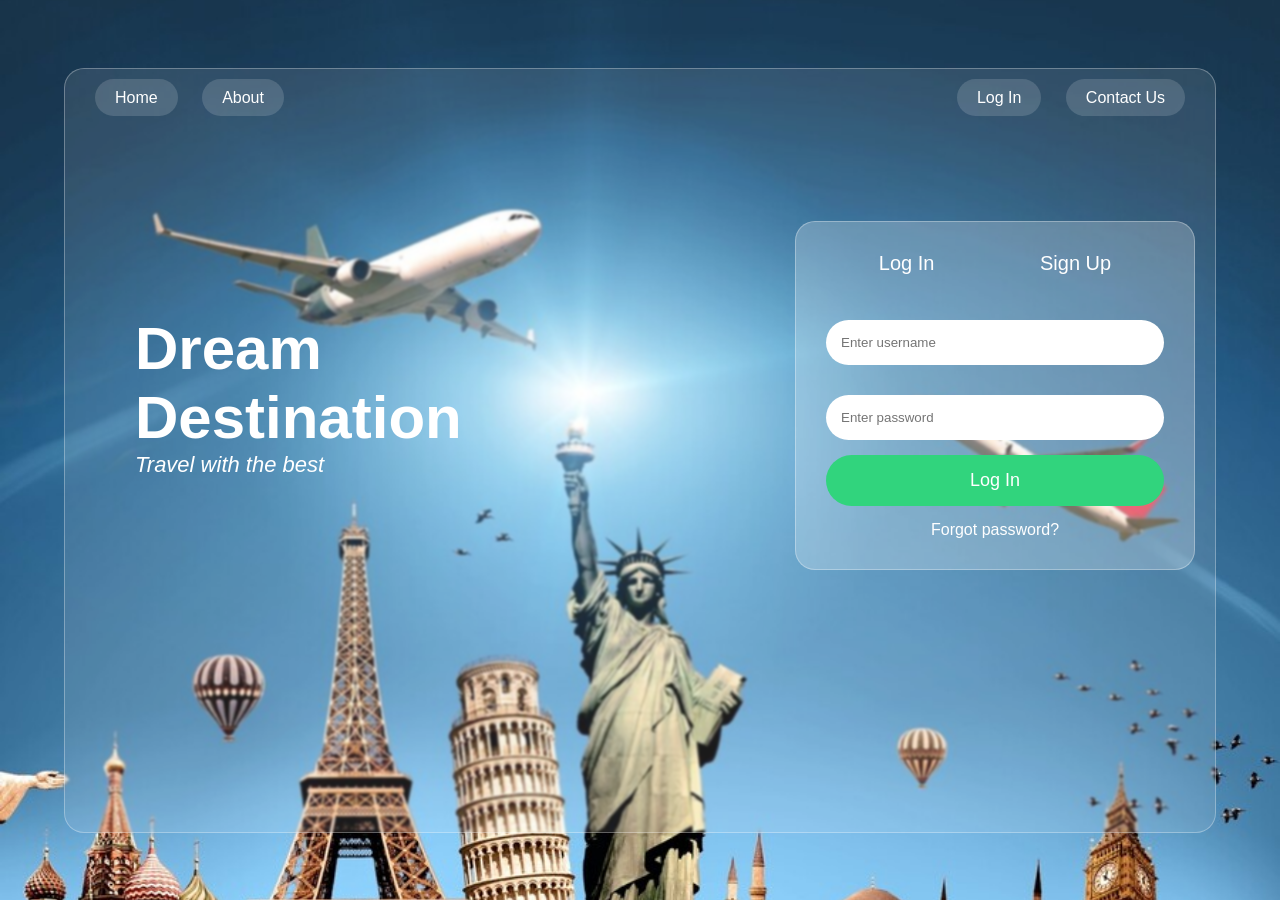
<file: docs/index.html>
<!DOCTYPE html>
<html lang="en">
<head>
    <meta charset="UTF-8">
    <title>Dream Destination</title>
    <link rel="stylesheet" href="style.css">
</head>
<body>

<div class="container">

    <nav>
        <div class="menu">
            <a href="home.html">Home</a>
            <a href="about.html">About</a>
        </div>

        <div class="menu">
            <a href="#">Log In</a>
            <a href="contact.html">Contact Us</a>
        </div>
    </nav>

    <div class="content">

        <div class="left">
            <h1>Dream<br>Destination</h1>
            <p>Travel with the best</p>
        </div>

        <div class="form-box">

            <div class="tabs">
                <button class="active">Log In</button>
                <a href="signup.html">
                <button>Sign Up</button>
                </a>
            </div>

            <form id="loginForm">
                <input type="text" placeholder="Enter username">
                <input type="password" placeholder="Enter password">

                <button type="submit" class="login-btn">
                    Log In
                </button>

                <a href="#">Forgot password?</a>
            </form>

        </div>

    </div>

</div>


</body>
<script src="script.js"></script>
</html>
</file>
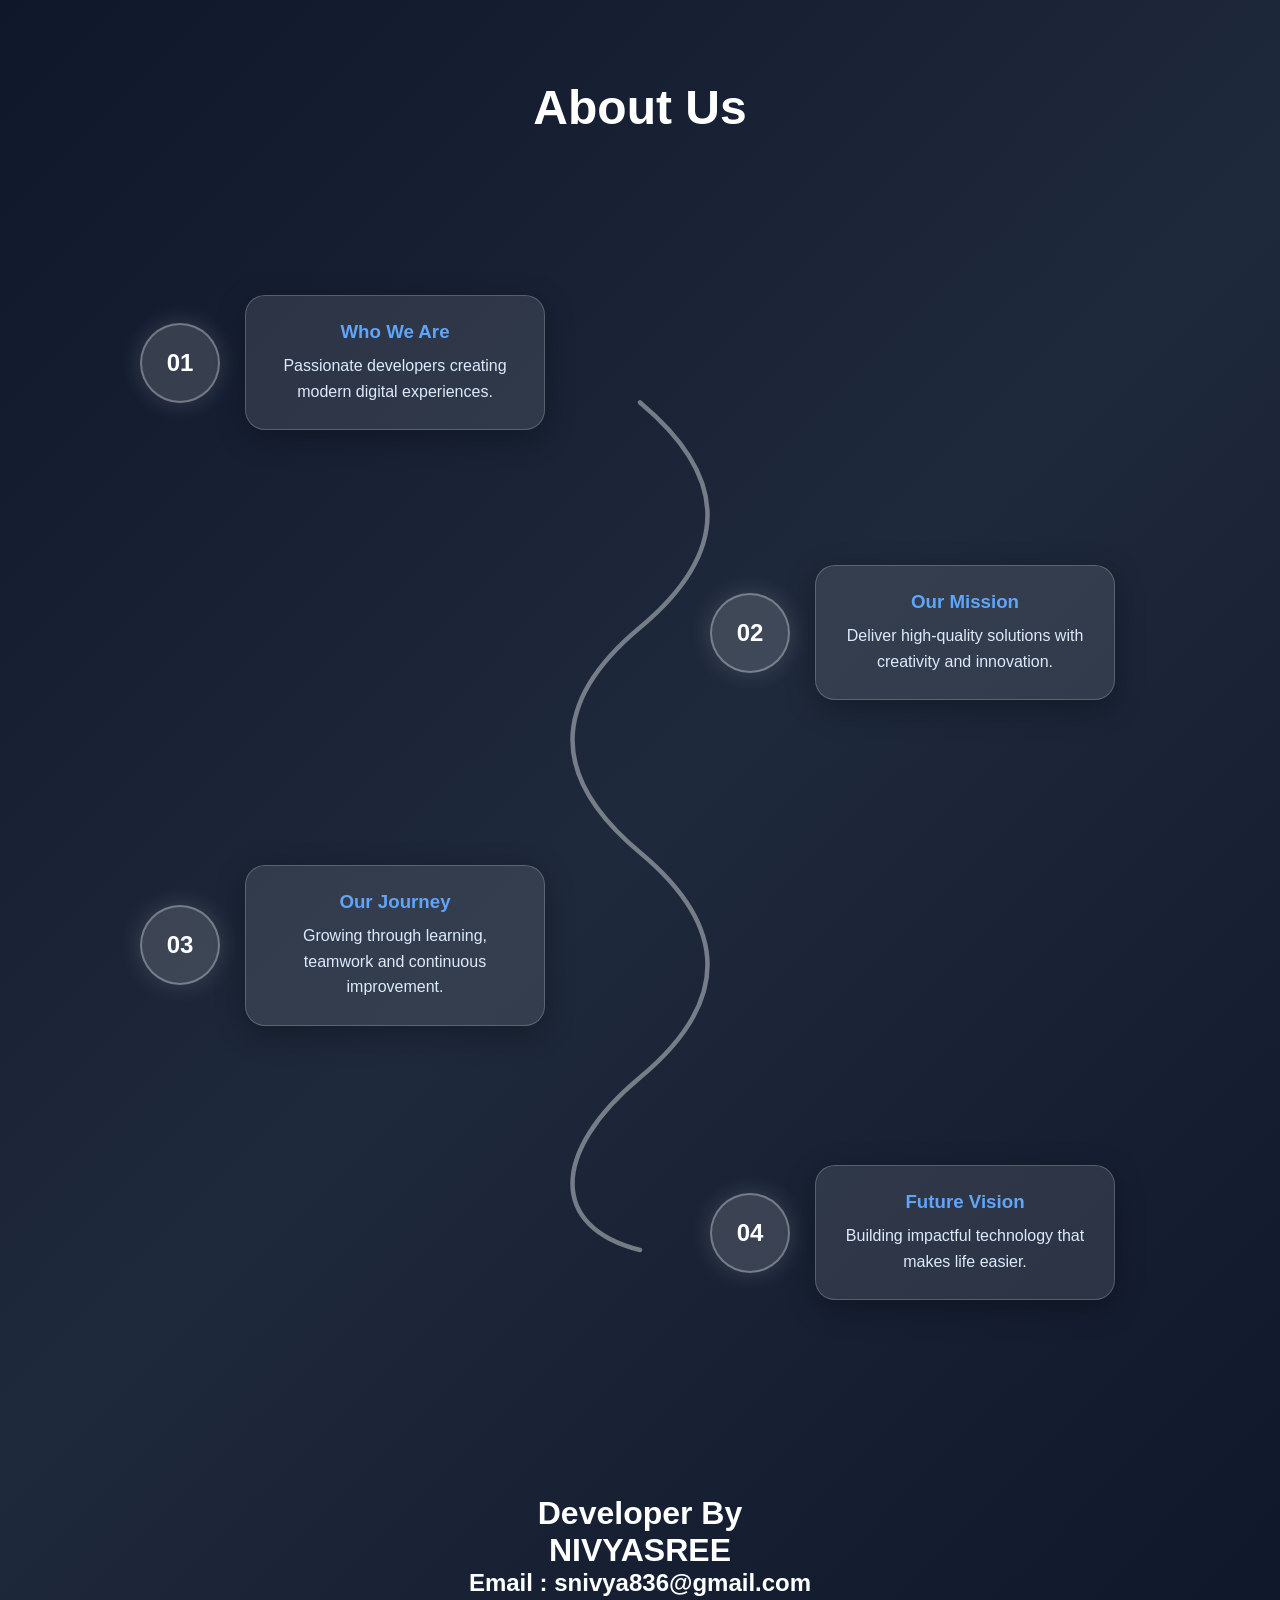
<file: docs/about.html>
<!DOCTYPE html>
<html lang="en">
<head>
    <meta charset="UTF-8">
    <meta name="viewport" content="width=device-width, initial-scale=1.0">
    <title>Document</title>
    <link rel="stylesheet" href="about.css">
</head>
<body>
    <section class="about-section">
    <h1 class="title">About Us</h1>

    <div class="timeline-container">

        <svg class="timeline-path" viewBox="0 0 400 1200">
            <path d="
                M 200 50
                C 320 150, 320 250, 200 350
                C 80 450, 80 550, 200 650
                C 320 750, 320 850, 200 950
                C 80 1050, 80 1150, 200 1180"
                fill="none"
                stroke="rgba(255,255,255,0.4)"
                stroke-width="6"
                stroke-linecap="round"/>
        </svg>

        <div class="node left">
            <div class="circle">01</div>
            <div class="card">
                <h3>Who We Are</h3>
                <p>Passionate developers creating modern digital experiences.</p>
            </div>
        </div>

        <div class="node right">
            <div class="circle">02</div>
            <div class="card">
                <h3>Our Mission</h3>
                <p>Deliver high-quality solutions with creativity and innovation.</p>
            </div>
        </div>

        <div class="node left">
            <div class="circle">03</div>
            <div class="card">
                <h3>Our Journey</h3>
                <p>Growing through learning, teamwork and continuous improvement.</p>
            </div>
        </div>

        <div class="node right">
            <div class="circle">04</div>
            <div class="card">
                <h3>Future Vision</h3>
                <p>Building impactful technology that makes life easier.</p>
            </div>
        </div>


    </div>
</section>
 <div>
            <h1> Developer By <br> NIVYASREE</h1>
            <h2>Email : snivya836@gmail.com</h2>
            <h2>Phone no : 7010665413</h2>


        </div>
    
</body>
</html>
</file>
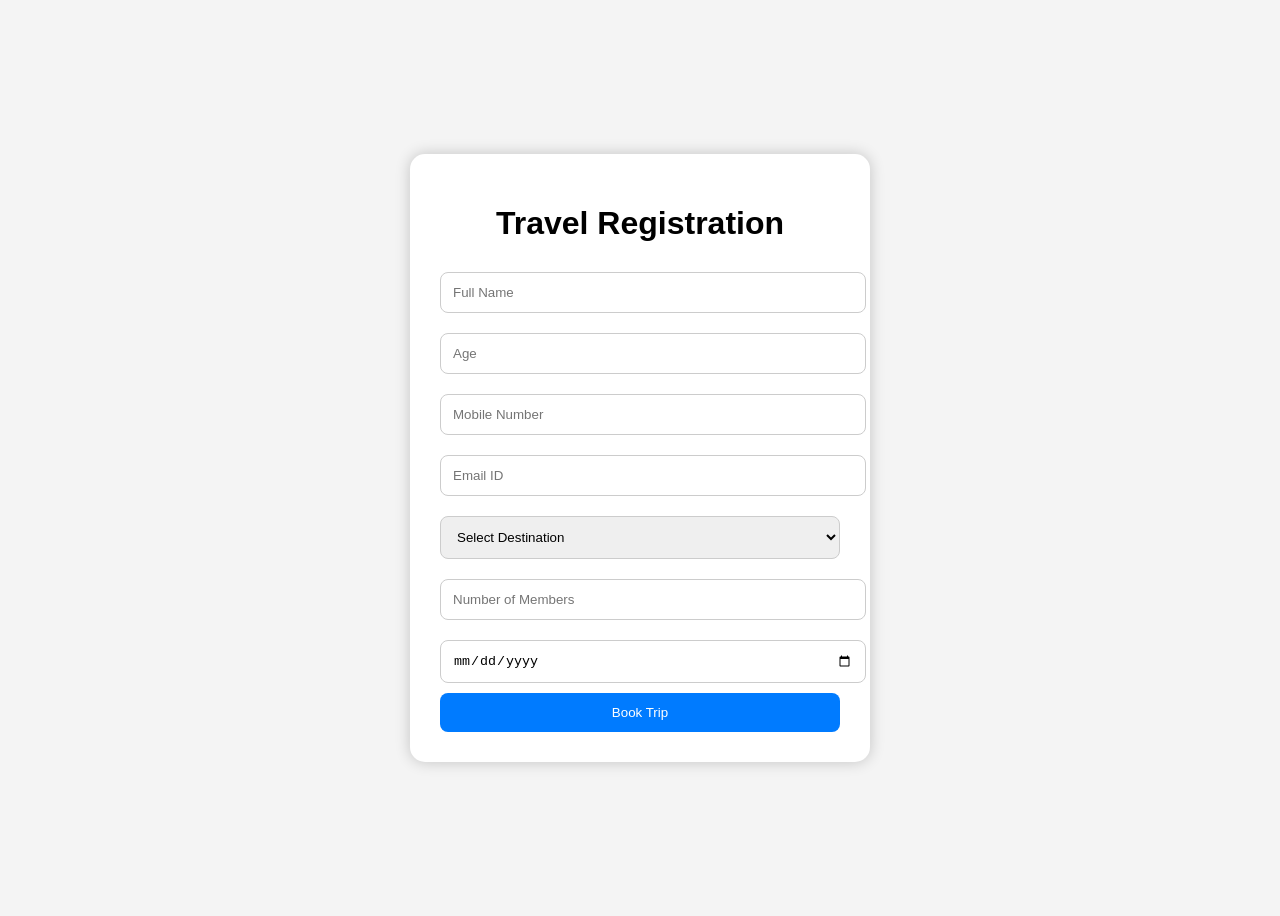
<file: docs/book.html>
<!DOCTYPE html>
<html lang="en">
<head>
    <meta charset="UTF-8">
    <meta name="viewport" content="width=device-width, initial-scale=1.0">
    <title>Travel Registration</title>
    <link rel="stylesheet" href="book.css">
</head>
<body>

<div class="container">

    <h1>Travel Registration</h1>

    <form id="registerForm">

        <input type="text" id="name"
               placeholder="Full Name" required>

        <input type="number" id="age"
               placeholder="Age" required>

        <input type="tel" id="mobile"
               placeholder="Mobile Number" required>

        <input type="email" id="email"
               placeholder="Email ID" required>

        <select id="place" required>
            <option value="">Select Destination</option>
            <option>Maldives</option>
            <option>Bali</option>
            <option>Switzerland</option>
            <option>Dubai</option>
            <option>Goa</option>
        </select>

        <input type="number" id="members"
               placeholder="Number of Members" required>

        <input type="date" id="travelDate"
               required>

      

        <button type="submit">
            Book Trip
        </button>

    </form>

</div>

<script src="book.js"></script>

</body>
</html>
</file>
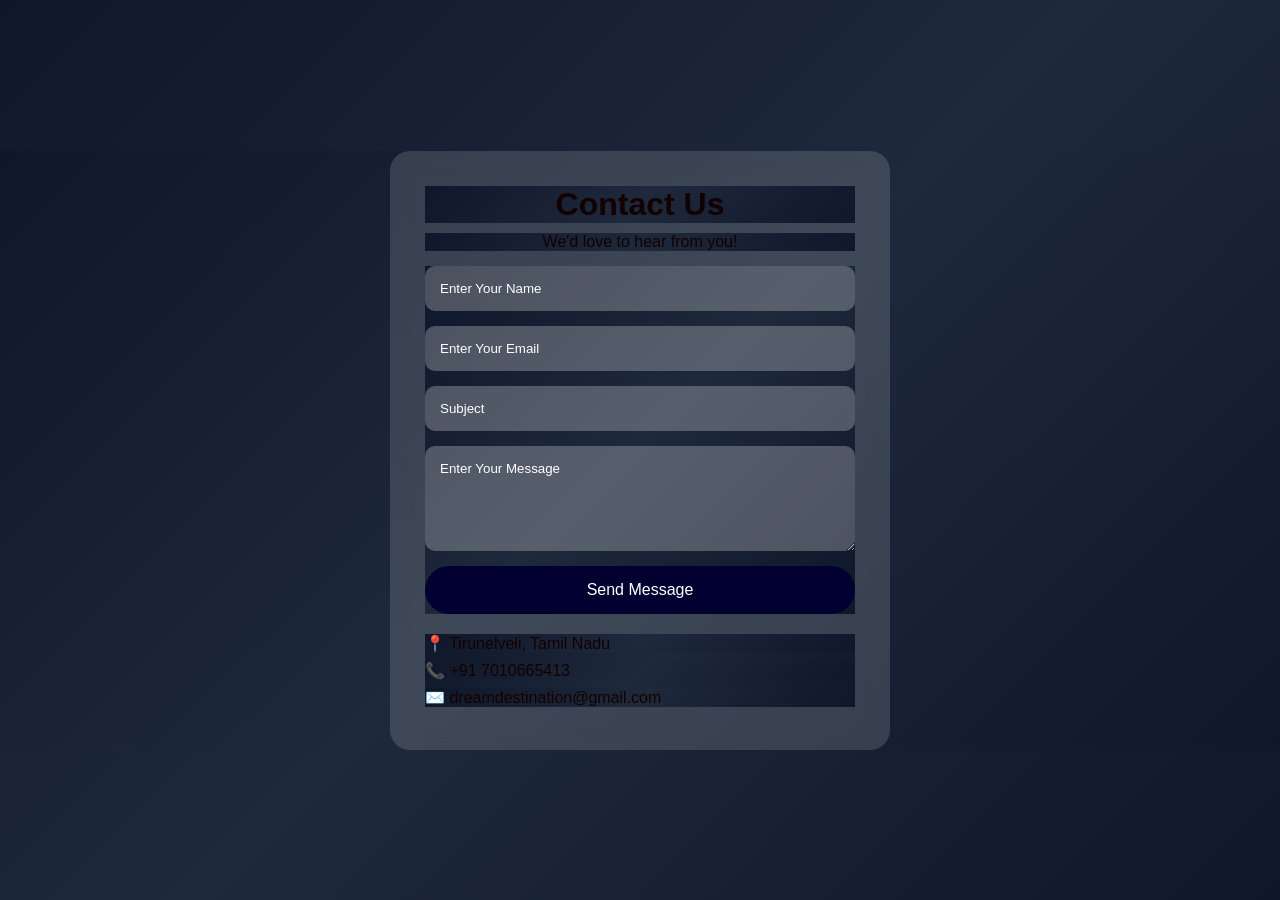
<file: docs/contact.html>
<!DOCTYPE html>
<html lang="en">
<head>
    <meta charset="UTF-8">
    <meta name="viewport" content="width=device-width, initial-scale=1.0">
    <title>Contact Us</title>

    <link rel="stylesheet" href="contact.css">
</head>
<body>

<div class="container">

    <div class="contact-box">

        <h1>Contact Us</h1>
        <p>We'd love to hear from you!</p>
        <form id="contactForm">
            <input type="text" id="name" placeholder="Enter Your Name" required>
            <input type="email" id="email" placeholder="Enter Your Email" required>
            <input type="text" id="subject" placeholder="Subject" required>
            <textarea id="message" rows="5" placeholder="Enter Your Message" required></textarea>

<button type="submit">Send Message</button>

        </form>

        
        <div class="info">
            <p>📍 Tirunelveli, Tamil Nadu</p>
            <p>📞 +91 7010665413</p>
            <p>✉️ dreamdestination@gmail.com</p>
        </div>

    </div>

</div>

</body>
<script src="contact.js"></script>
</html>
</file>
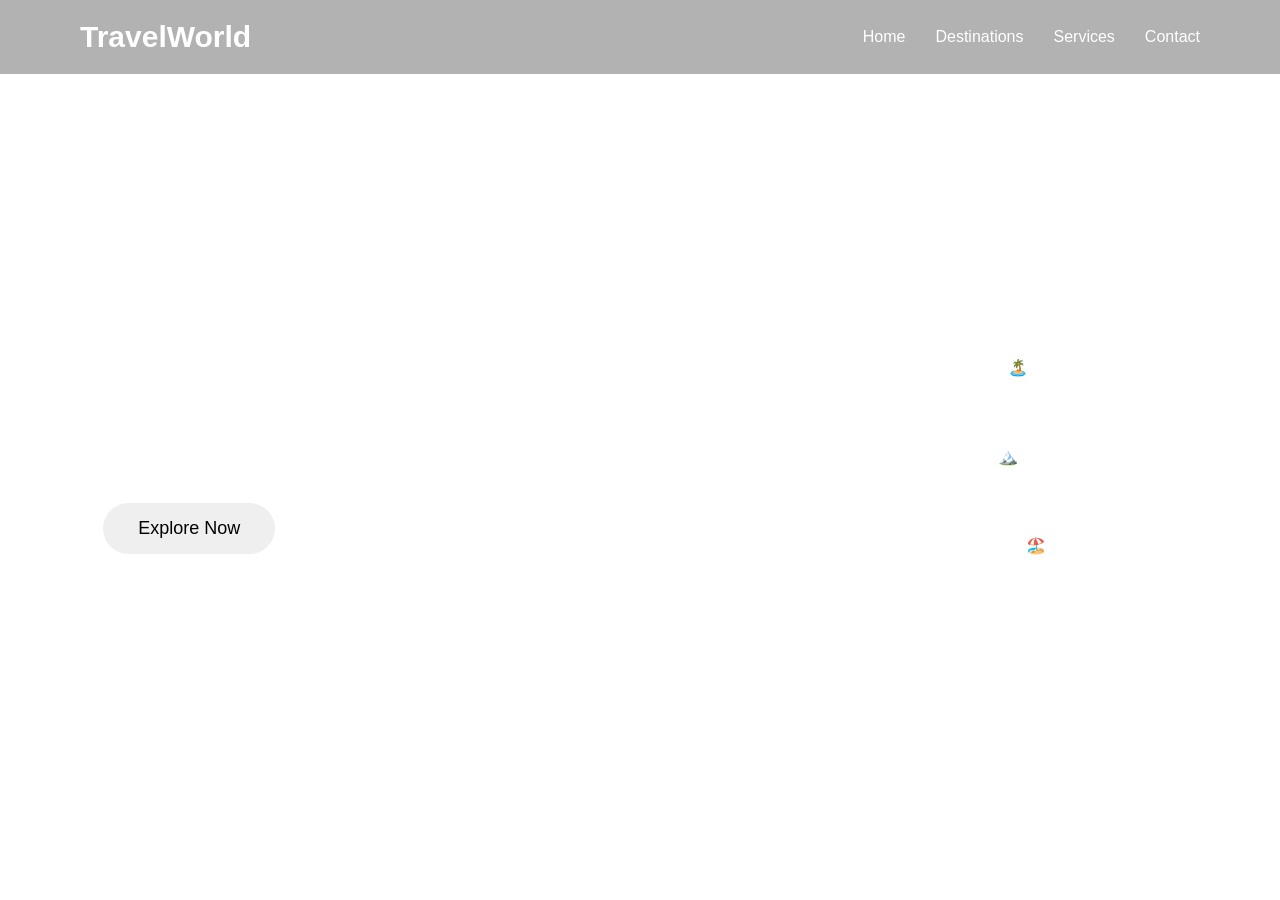
<file: docs/home.html>
<!DOCTYPE html>
<html lang="en">
<head>
    <meta charset="UTF-8">
    <meta name="viewport" content="width=device-width, initial-scale=1.0">
    <title>Travel World</title>
    <style>
        *{
    margin:0;
    padding:0;
    box-sizing:border-box;
    font-family:Arial,sans-serif;
}

body{
    background:url("https://images.unsplash.com/photo-1507525428034-b723cf961d3e");
    background-size:cover;
    background-position:center;
    height:100vh;
    overflow:hidden;
}

nav{
    display:flex;
    justify-content:space-between;
    align-items:center;
    padding:20px 80px;
    background:rgba(0,0,0,0.3);
}

.logo{
    color:white;
    font-size:30px;
    font-weight:bold;
}

ul{
    display:flex;
    list-style:none;
}

ul li{
    margin-left:30px;
}

ul li a{
    text-decoration:none;
    color:white;
}

.hero{
    display:flex;
    justify-content:space-around;
    align-items:center;
    height:85vh;
}

.content{
    color:white;
}

.content h1{
    font-size:70px;
}

.content p{
    margin:20px 0;
    font-size:20px;
}

button{
    padding:15px 35px;
    border:none;
    border-radius:30px;
    cursor:pointer;
    font-size:18px;
}

.cards{
    display:flex;
    flex-direction:column;
    gap:20px;
}

.card{
    width:250px;
    padding:25px;
    background:rgba(255,255,255,0.2);
    backdrop-filter:blur(10px);
    color:white;
    border-radius:20px;
    text-align:center;
}
    </style>
    
</head>
<body>

<nav>
    <div class="logo">TravelWorld</div>

    <ul>
        <li><a href="index.html">Home</a></li>
        <li><a href="destination.html">Destinations</a></li>
        <li><a href="services.html">Services</a></li>
        <li><a href="contact.html">Contact</a></li>
    </ul>
</nav>

<section class="hero">

    <div class="content">
        <h1>Explore The World</h1>
        <p>Your next adventure starts here</p>

        <a href="destination.html">
    <button>Explore Now</button>
</a>

       
    </div>

    <div class="cards">

        <div class="card">🏝️ Maldives</div>
        <div class="card">🏔️ Switzerland</div>
        <div class="card">🏖️ Bali</div>

    </div>

</section>

<script src="script.js"></script>

</body>
</html>
</file>
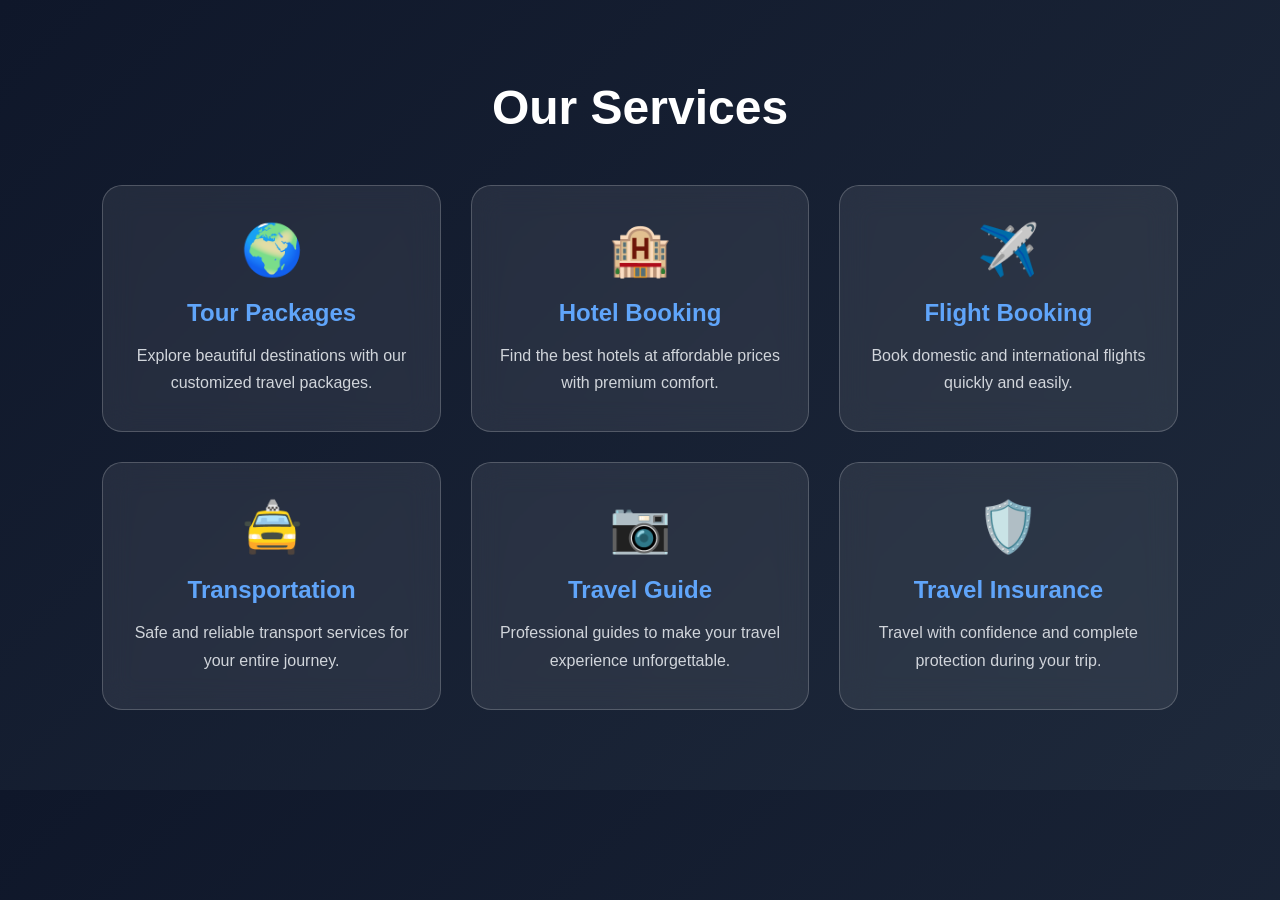
<file: docs/services.html>
<!DOCTYPE html>
<html lang="en">
<head>
    <meta charset="UTF-8">
    <meta name="viewport" content="width=device-width, initial-scale=1.0">
    <title>Document</title>
    <link rel="stylesheet" href="services.css">
</head>
<body>
    <section class="services">

    <h1>Our Services</h1>

    <div class="service-container">

        <div class="service-card">
            <div class="icon">🌍</div>
            <h2>Tour Packages</h2>
            <p>Explore beautiful destinations with our customized travel packages.</p>
        </div>

        <div class="service-card">
            <div class="icon">🏨</div>
            <h2>Hotel Booking</h2>
            <p>Find the best hotels at affordable prices with premium comfort.</p>
        </div>

        <div class="service-card">
            <div class="icon">✈️</div>
            <h2>Flight Booking</h2>
            <p>Book domestic and international flights quickly and easily.</p>
        </div>

        <div class="service-card">
            <div class="icon">🚖</div>
            <h2>Transportation</h2>
            <p>Safe and reliable transport services for your entire journey.</p>
        </div>

        <div class="service-card">
            <div class="icon">📷</div>
            <h2>Travel Guide</h2>
            <p>Professional guides to make your travel experience unforgettable.</p>
        </div>

        <div class="service-card">
            <div class="icon">🛡️</div>
            <h2>Travel Insurance</h2>
            <p>Travel with confidence and complete protection during your trip.</p>
        </div>

    </div>

</section>
    
</body>
</html>
</file>
<file: docs/style.css>
*{
    margin:0;
    padding:0;
    box-sizing:border-box;
    font-family:Arial, sans-serif;
}

body{
    height:100vh;
    background:url("6.jpeg");
    background-size:cover;
    background-position:center;
    display:flex;
    justify-content:center;
    align-items:center;
}

.container{
    width:90%;
    height:85vh;
    background:rgba(255,255,255,0.1);
    backdrop-filter:blur(1px);
    border-radius:20px;
    border:1px solid rgba(255,255,255,0.3);
    padding:20px;
}

nav{
    display:flex;
    justify-content:space-between;
}

nav a{
    color:white;
    text-decoration:none;
    margin:10px;
    padding:10px 20px;
    border-radius:20px;
    background:rgba(255,255,255,0.15);
}

.content{
    display:flex;
    justify-content:space-between;
    align-items:center;
    height:80%;
}

.left{
    color:white;
    margin-left:50px;
}

.left h1{
    font-size:60px;
}

.left p{
    font-style:italic;
    font-size:22px;
}

.form-box{
    width:400px;
    padding:30px;
    background:rgba(255,255,255,0.15);
    backdrop-filter:blur(0px);
    border-radius:20px;
    border:1px solid rgba(255,255,255,0.3);
}

.tabs{
    display:flex;
    justify-content:space-around;
    margin-bottom:30px;
}

.tabs button{
    border:none;
    background:none;
    color:white;
    font-size:20px;
    cursor:pointer;
}

input{
    width:100%;
    padding:15px;
    margin:15px 0;
    border:none;
    border-radius:30px;
    outline:none;
}

.login-btn{
    width:100%;
    padding:15px;
    border:none;
    border-radius:30px;
    background:#31d47d;
    color:white;
    font-size:18px;
    cursor:pointer;
}

form a{
    display:block;
    text-align:center;
    color:white;
    margin-top:15px;
    text-decoration:none;
}
</file>
<file: docs/about.css>
*{
    margin:0;
    padding:0;
    box-sizing:border-box;
    font-family:'Poppins',sans-serif;
}

body{
    background:linear-gradient(135deg,#0f172a,#1e293b,#0f172a);
    color:white;
    overflow-x:hidden;
}

.about-section{
    padding:80px 20px;
}

.title{
    text-align:center;
    font-size:3rem;
    margin-bottom:80px;
}

.timeline-container{
    position:relative;
    max-width:1000px;
    margin:auto;
    height:1200px;
}

.timeline-path{
    position:absolute;
    left:50%;
    transform:translateX(-50%);
    width:300px;
    height:100%;
}

.node{
    position:absolute;
    width:100%;
    display:flex;
    align-items:center;
    animation:fadeUp 1s ease forwards;
    opacity:0;
}

.node:nth-child(2){
    top:80px;
    animation-delay:.2s;
}

.node:nth-child(3){
    top:350px;
    animation-delay:.5s;
}

.node:nth-child(4){
    top:650px;
    animation-delay:.8s;
}

.node:nth-child(5){
    top:950px;
    animation-delay:1.1s;
}

.left{
    justify-content:flex-start;
}

.right{
    justify-content:flex-end;
}

.circle{
    width:80px;
    height:80px;
    border-radius:50%;
    background:rgba(255,255,255,0.15);
    backdrop-filter:blur(15px);
    border:2px solid rgba(255,255,255,.3);
    display:flex;
    justify-content:center;
    align-items:center;
    font-size:24px;
    font-weight:bold;
    box-shadow:0 0 25px rgba(255,255,255,.15);
    animation:float 3s ease-in-out infinite;
}

.card{
    width:300px;
    margin:0 25px;
    padding:25px;
    border-radius:20px;
    background:rgba(255,255,255,0.1);
    backdrop-filter:blur(15px);
    border:1px solid rgba(255,255,255,.2);
    box-shadow:0 8px 30px rgba(0,0,0,.3);
    transition:.4s;
}

.card:hover{
    transform:translateY(-10px) scale(1.03);
}

.card h3{
    margin-bottom:10px;
    color:#60a5fa;
}

.card p{
    color:#dbeafe;
    line-height:1.6;
}

@keyframes float{
    0%,100%{
        transform:translateY(0);
    }
    50%{
        transform:translateY(-10px);
    }
}

@keyframes fadeUp{
    from{
        opacity:0;
        transform:translateY(50px);
    }
    to{
        opacity:1;
        transform:translateY(0);
    }
}

/* Mobile */

@media(max-width:768px){

    .timeline-container{
        height:auto;
        display:flex;
        flex-direction:column;
        gap:40px;
    }

    .timeline-path{
        display:none;
    }

    .node{
        position:relative;
        top:auto !important;
        justify-content:center;
        opacity:1;
    }

    .card{
        width:250px;
    }
   
}
div{
    text-align: center;
}
</file>
<file: docs/book.css>
body{
    font-family:Arial,sans-serif;
    background:#f4f4f4;
    display:flex;
    justify-content:center;
    align-items:center;
    height:100vh;
}

.container{
    width:400px;
    background:white;
    padding:30px;
    border-radius:15px;
    box-shadow:0 0 15px rgba(0,0,0,0.2);
}

h1{
    text-align:center;
    margin-bottom:20px;
}

input,select{
    width:100%;
    padding:12px;
    margin:10px 0;
    border:1px solid #ccc;
    border-radius:8px;
}

button{
    width:100%;
    padding:12px;
    border:none;
    background:#007bff;
    color:white;
    border-radius:8px;
    cursor:pointer;
}
</file>
<file: docs/contact.css>
*{
    margin:0;
    padding:0;
    box-sizing:border-box;
    font-family:Arial, sans-serif;
     background:linear-gradient(135deg,#0f172a,#1e293b,#0f172a);
   
   
}

body{
   
    min-height:100vh;
    
  
    
    background-position:center;

    display:flex;
    justify-content:center;
    align-items:center;
}

.container{
    width:100%;
    display:flex;
    justify-content:center;
    align-items:center;
     background-color: rgb(187, 172, 151);
    
    
}

.contact-box{
    width:500px;
     background-color: rgb(187, 172, 151);

    background:rgba(255,255,255,0.15);
    backdrop-filter:blur(10px);

    padding:35px;
    border-radius:20px;

    color:rgb(19, 1, 1);
    text-align:center;
   
}

.contact-box h1{
    margin-bottom:10px;
     background-color: rgb(187, 172, 151);
}

.contact-box p{
    margin-bottom:15px;
    background-color: rgb(187, 172, 151);
}

form{
    display:flex;
    flex-direction:column;
    gap:15px;
    background-color: rgb(187, 172, 151);
    
}
   

input,
textarea{
    padding:15px;
    border:none;
    border-radius:10px;
    outline:none;

    background:rgba(255,255,255,0.25);
    color:white;
}

input::placeholder,
textarea::placeholder{
    color:white;
}

button{
    padding:15px;
    border:none;
    border-radius:30px;

    background:#010031;
    color:white;

    font-size:16px;
    cursor:pointer;

    transition:0.3s;
    
}

button:hover{
    transform:scale(1.05);
}

.info{
    margin-top:20px;
    text-align:left;
     background-color: rgb(187, 172, 151);
}

.info p{
    margin:8px 0;
     background-color: rgb(187, 172, 151);
}
</file>
<file: docs/services.css>
*{
    margin:0;
    padding:0;
    box-sizing:border-box;
    font-family:'Poppins',sans-serif;
}

body{
    background:linear-gradient(135deg,#0f172a,#1e293b);
}

.services{
    padding:80px 8%;
}

.services h1{
    text-align:center;
    color:white;
    font-size:3rem;
    margin-bottom:50px;
}

.service-container{
    display:grid;
    grid-template-columns:repeat(auto-fit,minmax(280px,1fr));
    gap:30px;
}

.service-card{
    background:rgba(255,255,255,0.08);
    backdrop-filter:blur(15px);
    border:1px solid rgba(255,255,255,0.2);
    border-radius:20px;
    padding:35px 25px;
    text-align:center;
    transition:0.4s ease;
    color:white;
}

.service-card:hover{
    transform:translateY(-12px);
    box-shadow:0 15px 30px rgba(0,0,0,0.3);
}

.icon{
    font-size:50px;
    margin-bottom:20px;
}

.service-card h2{
    margin-bottom:15px;
    color:#60a5fa;
}

.service-card p{
    line-height:1.7;
    color:#d1d5db;
}
</file>
